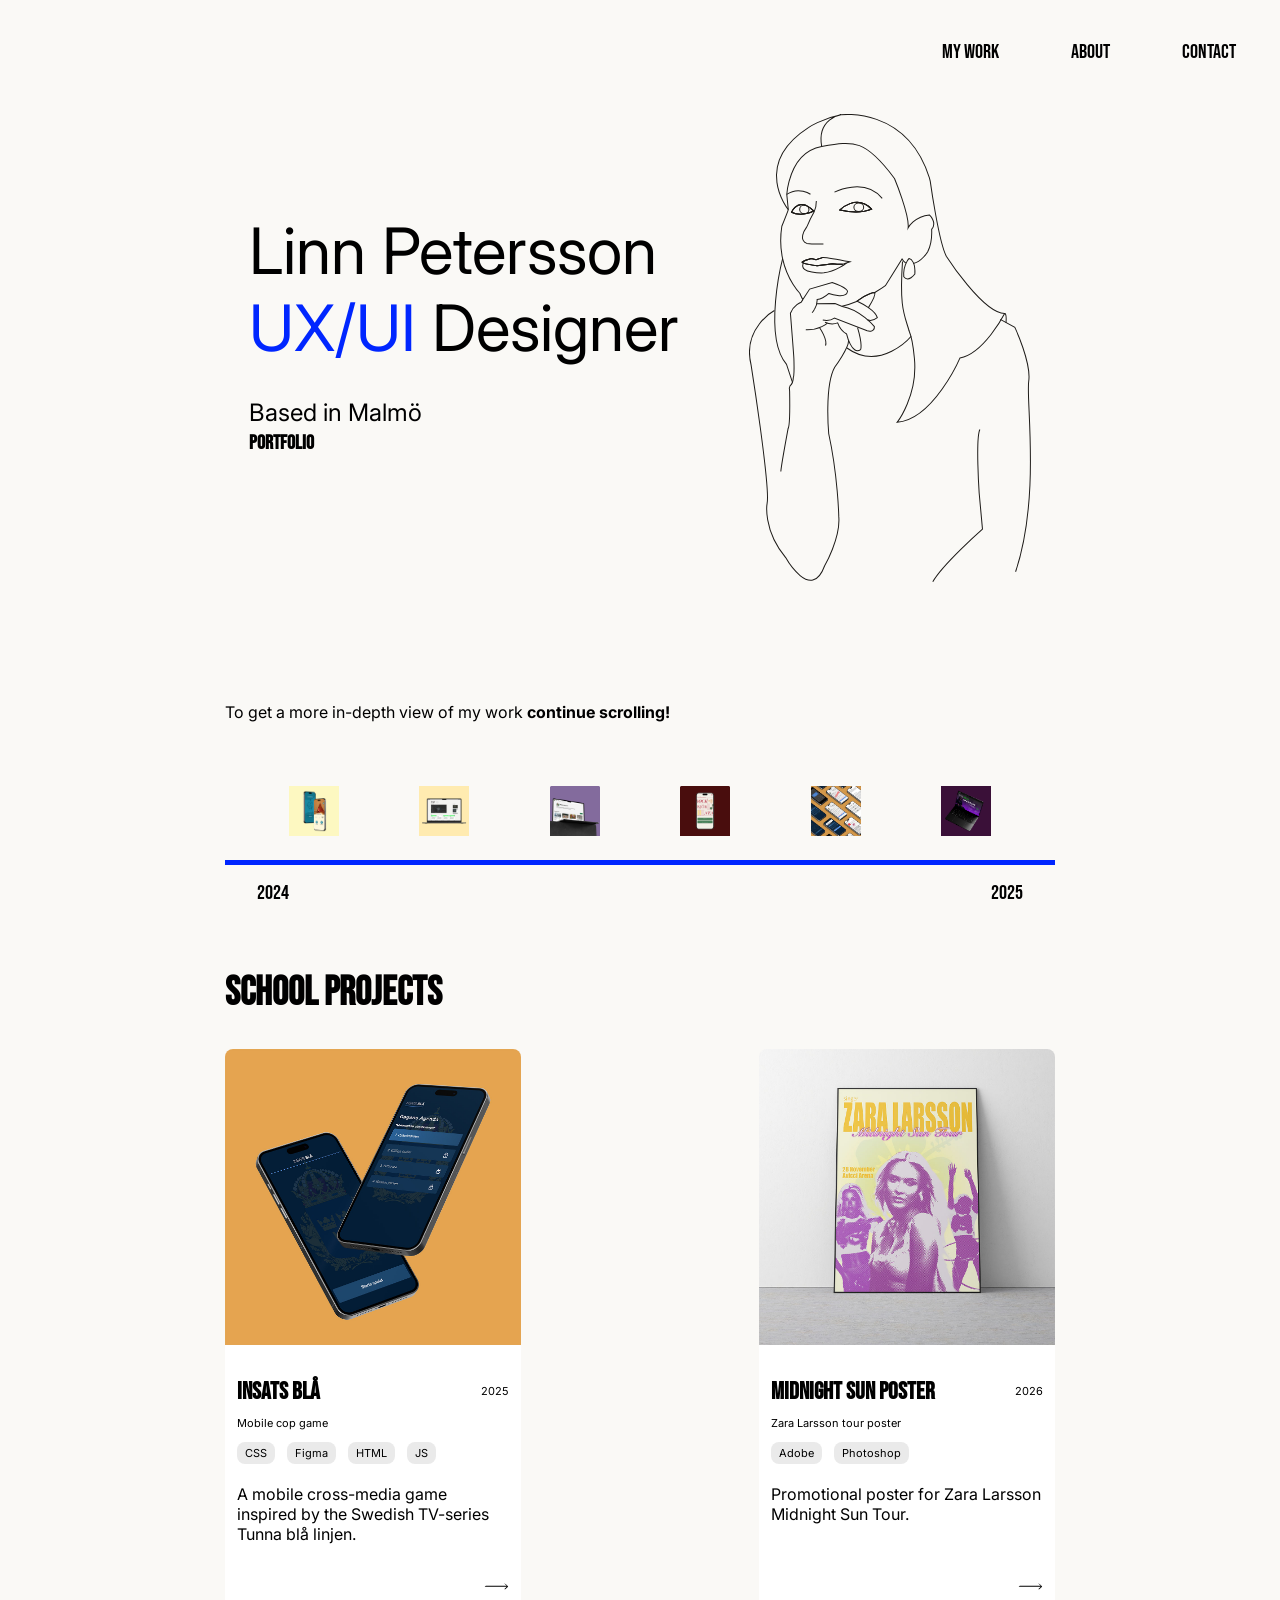
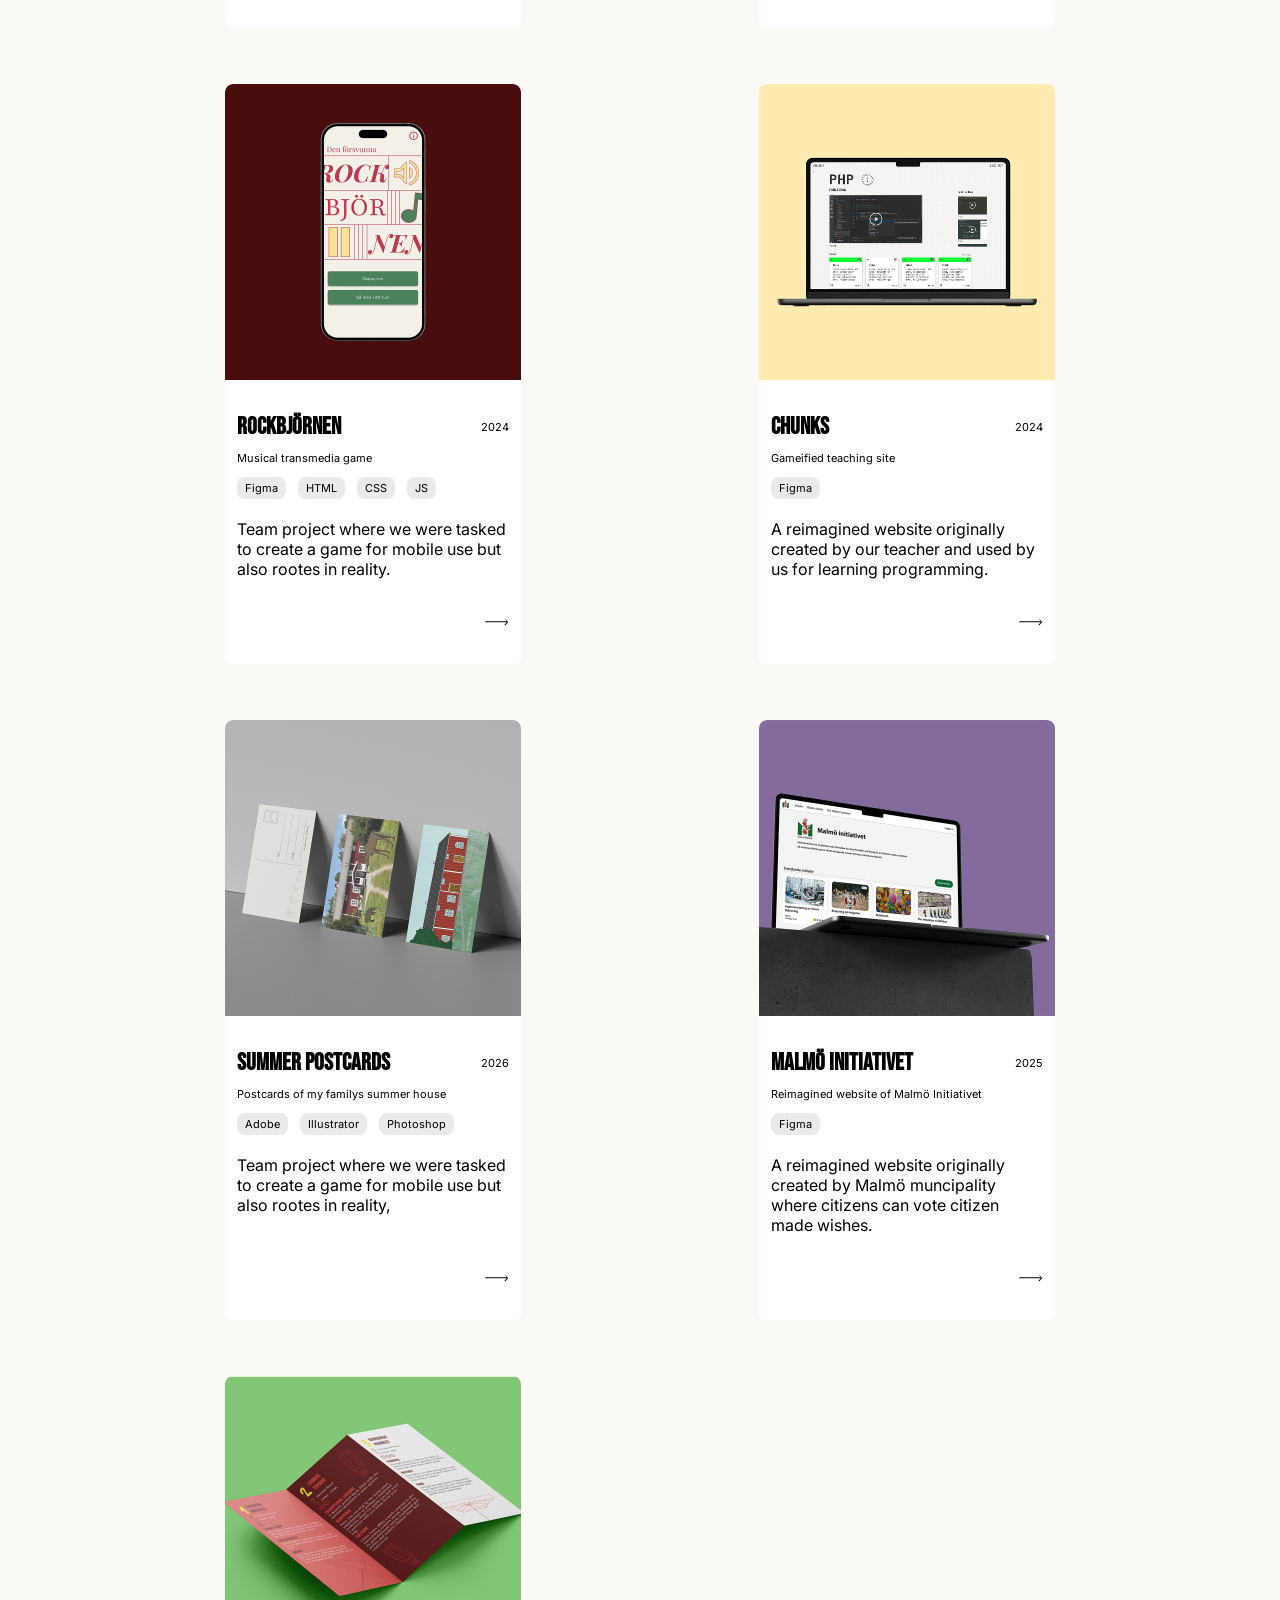
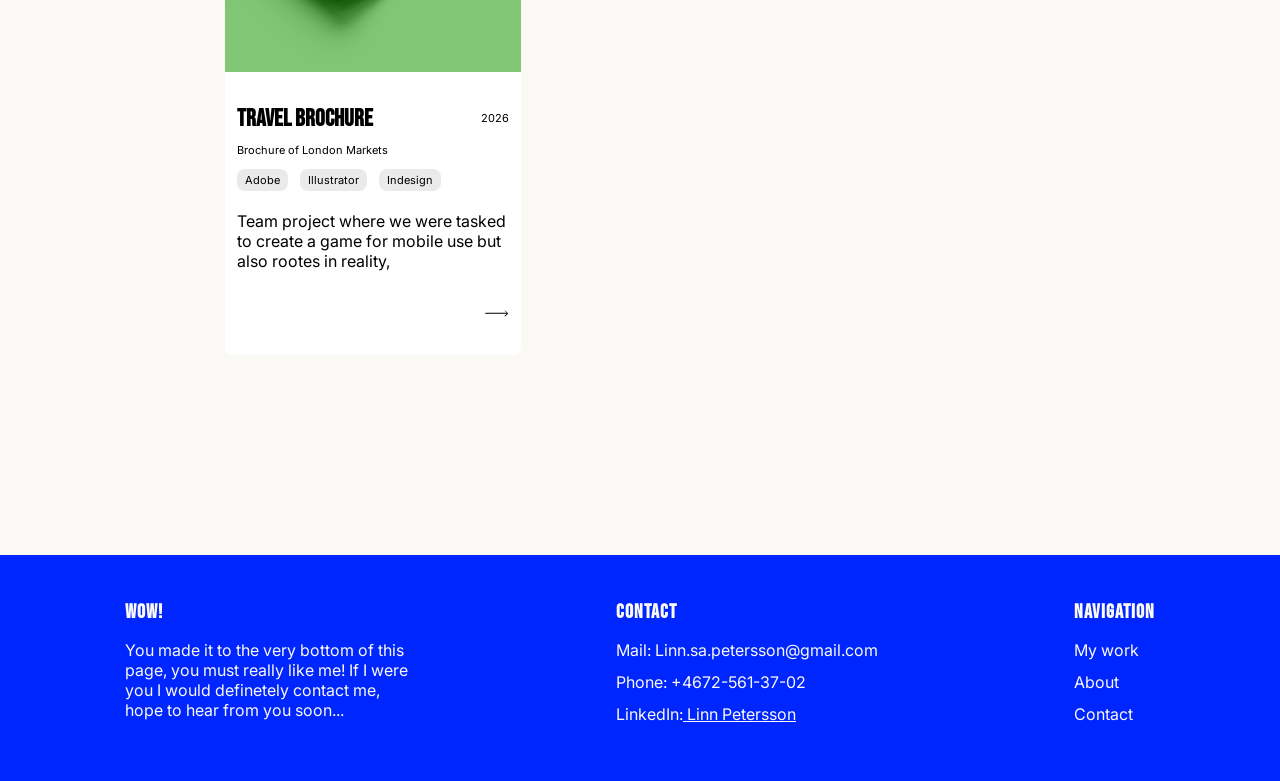
<file: index.html>
<!DOCTYPE html>
<html lang="en">
<head>
  <meta charset="UTF-8">
  <meta name="viewport" content="width=device-width, initial-scale=1.0">
  <link rel="stylesheet" href="index.css">
  <title>Linns Portfolio</title>
</head>
<body>

  <nav>
    <p><a href="index.html">My Work</a></p>
    <p> <a href="about.html">ABOUT</a></p>
    <p> <a href="contact.html">Contact</a></p>
  </nav>

  <header class="firstPageHeader">
    <div>
      <h1 id="first">Linn Petersson</h1>
      <h1><b>UX/UI</b> Designer</h1>
      <h2>Based in Malmö</h2>
      <h3>Portfolio</h3>
    </div>
    <img src="./img/Resurs2.svg" alt="An outlined picture of me" >

  </header>

  <main>
    <div id="timelineContainer">

      <p id="timelineText">To get a more in-depth view of my work <b>continue scrolling!</b></p>
      
      <div id="imgContainer">

        <img src="./img/chick.jpg">
        <img src="./img/PhpMockup.jpg">
        <img src="./img/malmo.jpg">
        <img src="./img/bild.jpg">
        <img src="./img/hui.jpg">
        <img src="./img/hgvjk.jpg">

      </div>

      <div id="timeline"></div>

      <div id="time">

        <p>2024</p>
        <p>2025</p>

      </div>

    </div>
    
    <h3 class="undantagP" id="emmaBaath">School Projects</h3>
    <!-- <h3 class="undantagP" id="hej">Timeline</h3> -->

    <div id="cardContainer"></div>

  <!--

    <div class="card">
      <img src="./img/Mockup.jpg" alt="a mockup picture of my game Insats Blå">
      <div class="cardInfo">

        <div class="cardHeading">

          <h3>Insats Blå</h3>
          <p class="undertext">2024</p>

        </div>

        <p class="undertext">Mobile cop game</p>
        <div class="programs">
          <p class="undertext" >CSS</p>
          <p class="undertext" >Figma</p>
          <p class="undertext">HTML</p>
          <p class="undertext">JS</p>
        </div>
        <p>A mobile cross-media game inspired by the Swedish TV-series Tunna blå linjen</p>

        <div class="arrow">
          <img src="./img/Arrow 2.svg" alt="arrow">
        </div>
  

      </div>

    </div>

      {
    "title": "Beatrank",
    "year": "2024",
    "subtitle": "Spotify inspired data visualisation site",
    "tools": ["Figma"],
    "description": "Website where you can track different DJs through graphs according to their accomplishments.",
    "image": "./img/hgvjk.jpg"
  },

    -->

  </main>

  <footer>
    <div>
      <h4>WOW!</h4>
      <p>You made it to the very bottom of this page,
        you must really like me! If I were you I would
        definetely contact me, hope to hear from you
        soon...</p>
    </div>

    <div>
      <h4>Contact</h4>
      <p>Mail: Linn.sa.petersson@gmail.com</p>
      <p>Phone: +4672-561-37-02</p>
      <p>LinkedIn:<a href="https://www.linkedin.com/in/linn-petersson-7429b9367" target="_blank"> Linn Petersson</a></p>
    </div>
    <div>
      <h4>Navigation</h4>
      <p>My work</p>
      <p>About</p>
      <p>Contact</p>

    </div>

  </footer>

  <script src="index.js"></script>
  
</body>
</html>
</file>
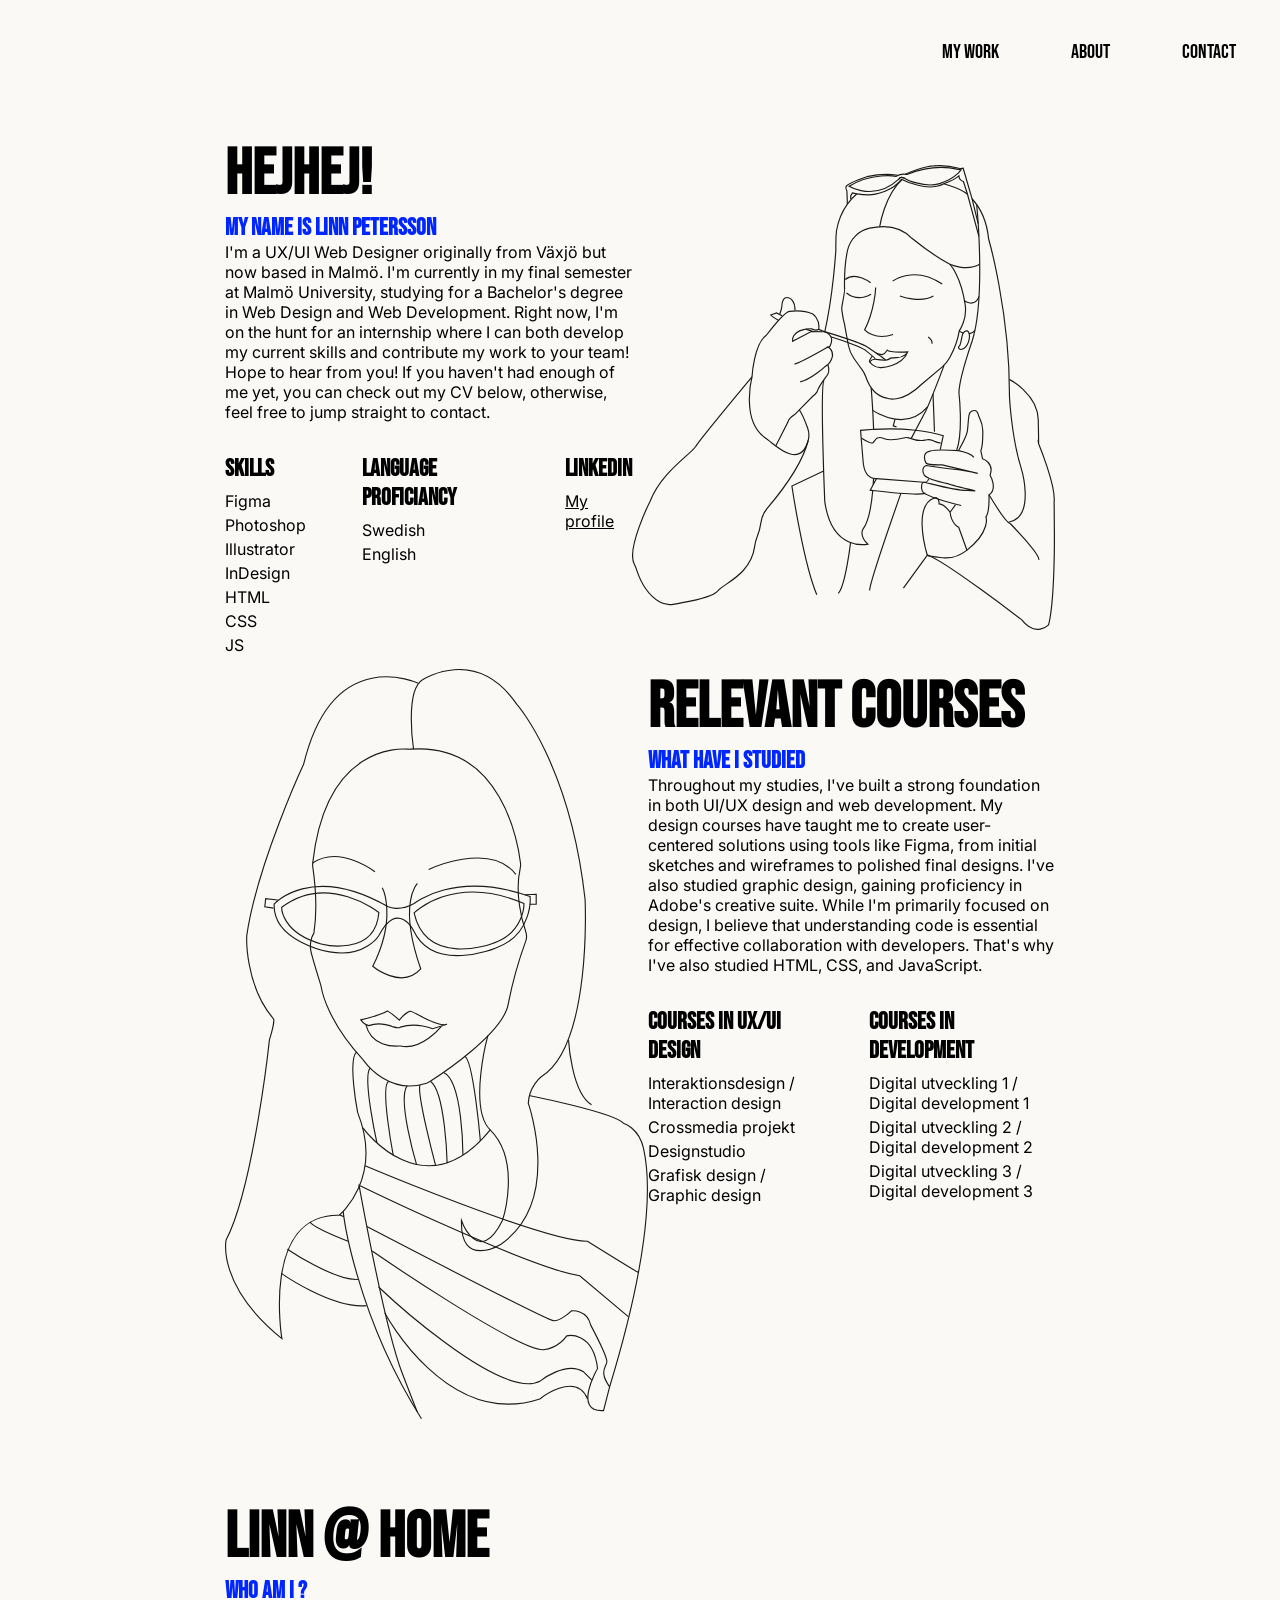
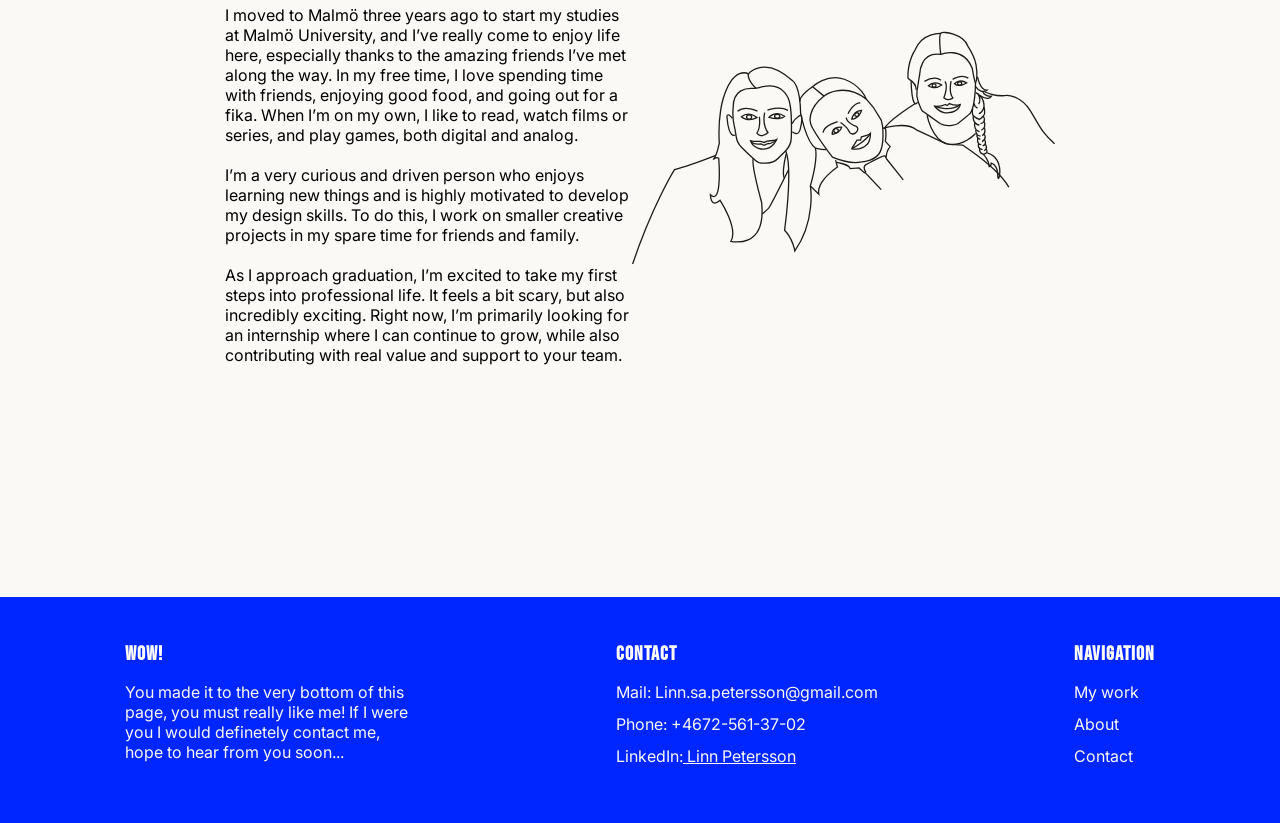
<file: about.html>
<!DOCTYPE html>
<html lang="en">
<head>
  <meta charset="UTF-8">
  <meta name="viewport" content="width=device-width, initial-scale=1.0">
  <link rel="stylesheet" href="index.css">
  <title>About meee!</title>
</head>
<body>

  <nav>
    <p><a href="index.html">My Work</a></p>
    <p> <a href="about.html">ABOUT</a></p>
    <p> <a href="contact.html">Contact</a></p>
  </nav>

  <main class="aboutMeMain">
    <div class="aboutMe">
      <div class="aboutText">
        <h1 class="aboutH1">HejHej!</h1>
        <h2 class="aboutH2"><i>My name is Linn Petersson</i></h2>
        <p class="aboutMeP">I'm a UX/UI Web Designer originally from Växjö but now based in Malmö. I'm currently in my final semester at Malmö University, studying for a Bachelor's degree in Web Design and Web Development. Right now, I'm on the hunt for an internship where I can both develop my current skills and contribute my work to your team! Hope to hear from you! If you haven't had enough of me yet, you can check out my CV below, otherwise, feel free to jump straight to contact.</p>
        <div class="aboutList">
          <div>
            <h2 class="aboutH2">Skills</h2>
            <p>Figma</p>
            <p>Photoshop</p>
            <p>Illustrator</p>
            <p>InDesign</p>
            <p>HTML</p>
            <p>CSS</p>
            <p>JS</p>
          </div>

          <div>
            <h2 class="aboutH2">Language Proficiancy</h2>
            <p>Swedish</p>
            <p>English</p>
          </div>

          <div>
            <h2 class="aboutH2">Linkedin</h2>
            <p><a href="https://www.linkedin.com/in/linn-petersson-7429b9367" target="_blank">My profile</a></p>
          </div>

        </div>
      </div>
      <img src="./img/linnsan.svg" alt="Linn som fikar">
    </div>

    <div class="aboutMe">
      <img src="./img/coolTjej.svg" class="img2" alt="Linn som fikar">
      <div class="aboutText">
        <h1 class="aboutH1">Relevant Courses</h1>
        <h2 class="aboutH2"><i>What have i studied</i></h2>
        <p class="aboutMeP">Throughout my studies, I've built a strong foundation in both UI/UX design and web development. My design courses have taught me to create user-centered solutions using tools like Figma, from initial sketches and wireframes to polished final designs. I've also studied graphic design, gaining proficiency in Adobe's creative suite. While I'm primarily focused on design, I believe that understanding code is essential for effective collaboration with developers. That's why I've also studied HTML, CSS, and JavaScript.</p>
        <div class="aboutList">
          <div>
            <h2 class="aboutH2">Courses in UX/UI design</h2>
            <p>Interaktionsdesign / Interaction design</p>
            <p>Crossmedia projekt</p>
            <p>Designstudio</p>
            <p>Grafisk design / Graphic design</p>
          </div>

          <div>
            <h2 class="aboutH2">Courses in development</h2>
            <p>Digital utveckling 1 / Digital development 1</p>
            <p>Digital utveckling 2 / Digital development 2</p>
            <p>Digital utveckling 3 / Digital development 3</p>
          </div>

        </div>
      </div>
    </div>

    <div class="aboutMe" id="lastAboutMe">
      <div class="aboutText">
        <h1 class="aboutH1">Linn @ home</h1>
        <h2 class="aboutH2"><i>Who am i ?</i></h2>
        <p class="aboutMeP">I moved to Malmö three years ago to start my studies at Malmö University, and I’ve really come to enjoy life here, especially thanks to the amazing friends I’ve met along the way. In my free time, I love spending time with friends, enjoying good food, and going out for a fika. When I’m on my own, I like to read, watch films or series, and play games, both digital and analog.<br><br>

        I’m a very curious and driven person who enjoys learning new things and is highly motivated to develop my design skills. To do this, I work on smaller creative projects in my spare time for friends and family.<br><br>
          
          As I approach graduation, I’m excited to take my first steps into professional life. It feels a bit scary, but also incredibly exciting. Right now, I’m primarily looking for an internship where I can continue to grow, while also contributing with real value and support to your team.</p>
        <div class="aboutList">
          <div>
          </div>
        </div>
      </div>
      <img src="./img/kompisar.svg" class ="kompisarImg" alt="Linn med vänner">
    </div>

  </main>

  <footer>
    <div>
      <h4>WOW!</h4>
      <p>You made it to the very bottom of this page,
        you must really like me! If I were you I would
        definetely contact me, hope to hear from you
        soon...</p>
    </div>

    <div>
      <h4>Contact</h4>
      <p>Mail: Linn.sa.petersson@gmail.com</p>
      <p>Phone: +4672-561-37-02</p>
      <p>LinkedIn:<a href="https://www.linkedin.com/in/linn-petersson-7429b9367" target="_blank"> Linn Petersson</a></p>
    </div>
    <div>
      <h4>Navigation</h4>
      <p>My work</p>
      <p>About</p>
      <p>Contact</p>

    </div>

  </footer>
  
</body>
</html>
</file>
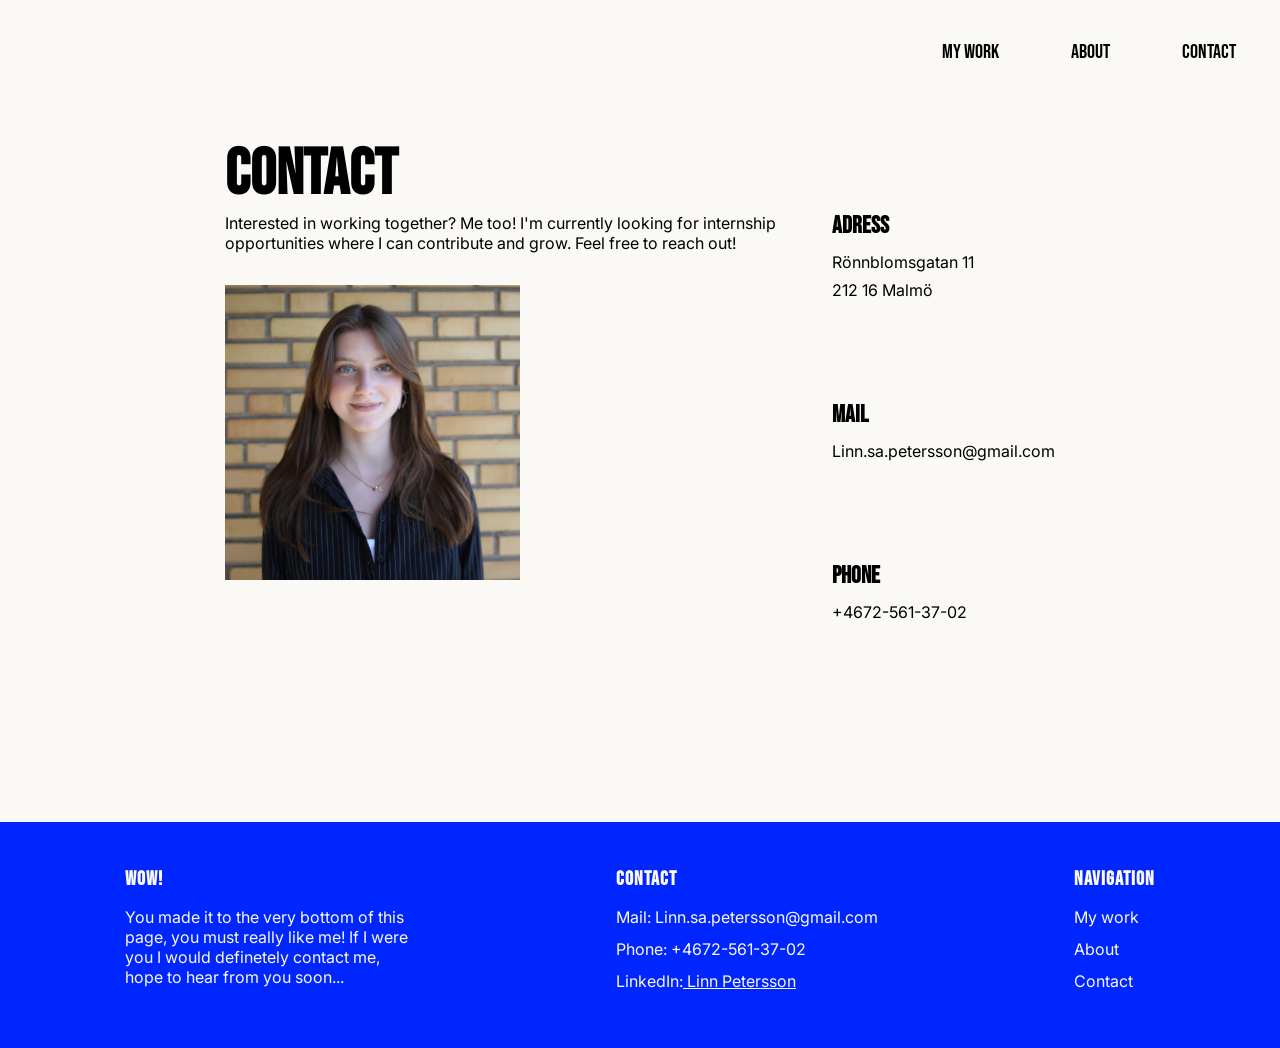
<file: contact.html>
<!DOCTYPE html>
<html lang="en">
<head>
  <meta charset="UTF-8">
  <meta name="viewport" content="width=device-width, initial-scale=1.0">
  <link rel="stylesheet" href="index.css">
  <title>Contact me!</title>
</head>
<body>
  <nav>
    <p><a href="index.html">My Work</a></p>
    <p> <a href="about.html">ABOUT</a></p>
    <p> <a href="contact.html">Contact</a></p>
  </nav>

  <main class="contactMain">

    <div class="contactLeft">

      <h1 class="aboutH1">Contact</h1>
      <p>Interested in working together? Me too! I'm currently looking for internship opportunities where I can contribute and grow. Feel free to reach out!</p>
      <img src="./img/portfolioPic.JPG">

    </div>

    <div class="contactRight">

      <div>
        <h2 class="aboutH2">Adress</h2>
        <p>Rönnblomsgatan 11</p>
        <p>212 16 Malmö</p>
      </div>
      <div>
        <h2 class="aboutH2">Mail</h2>
        <p>Linn.sa.petersson@gmail.com</p>
      </div>
      <div>
        <h2 class="aboutH2">Phone</h2>
        <p>+4672-561-37-02</p>
      </div>

    </div>

  </main>

  <footer>
    <div>
      <h4>WOW!</h4>
      <p>You made it to the very bottom of this page,
        you must really like me! If I were you I would
        definetely contact me, hope to hear from you
        soon...</p>
    </div>

    <div>
      <h4>Contact</h4>
      <p>Mail: Linn.sa.petersson@gmail.com</p>
      <p>Phone: +4672-561-37-02</p>
      <p>LinkedIn:<a href="https://www.linkedin.com/in/linn-petersson-7429b9367" target="_blank"> Linn Petersson</a></p>
    </div>
    <div>
      <h4>Navigation</h4>
      <p>My work</p>
      <p>About</p>
      <p>Contact</p>

    </div>

  </footer>

  
</body>
</html>
</file>
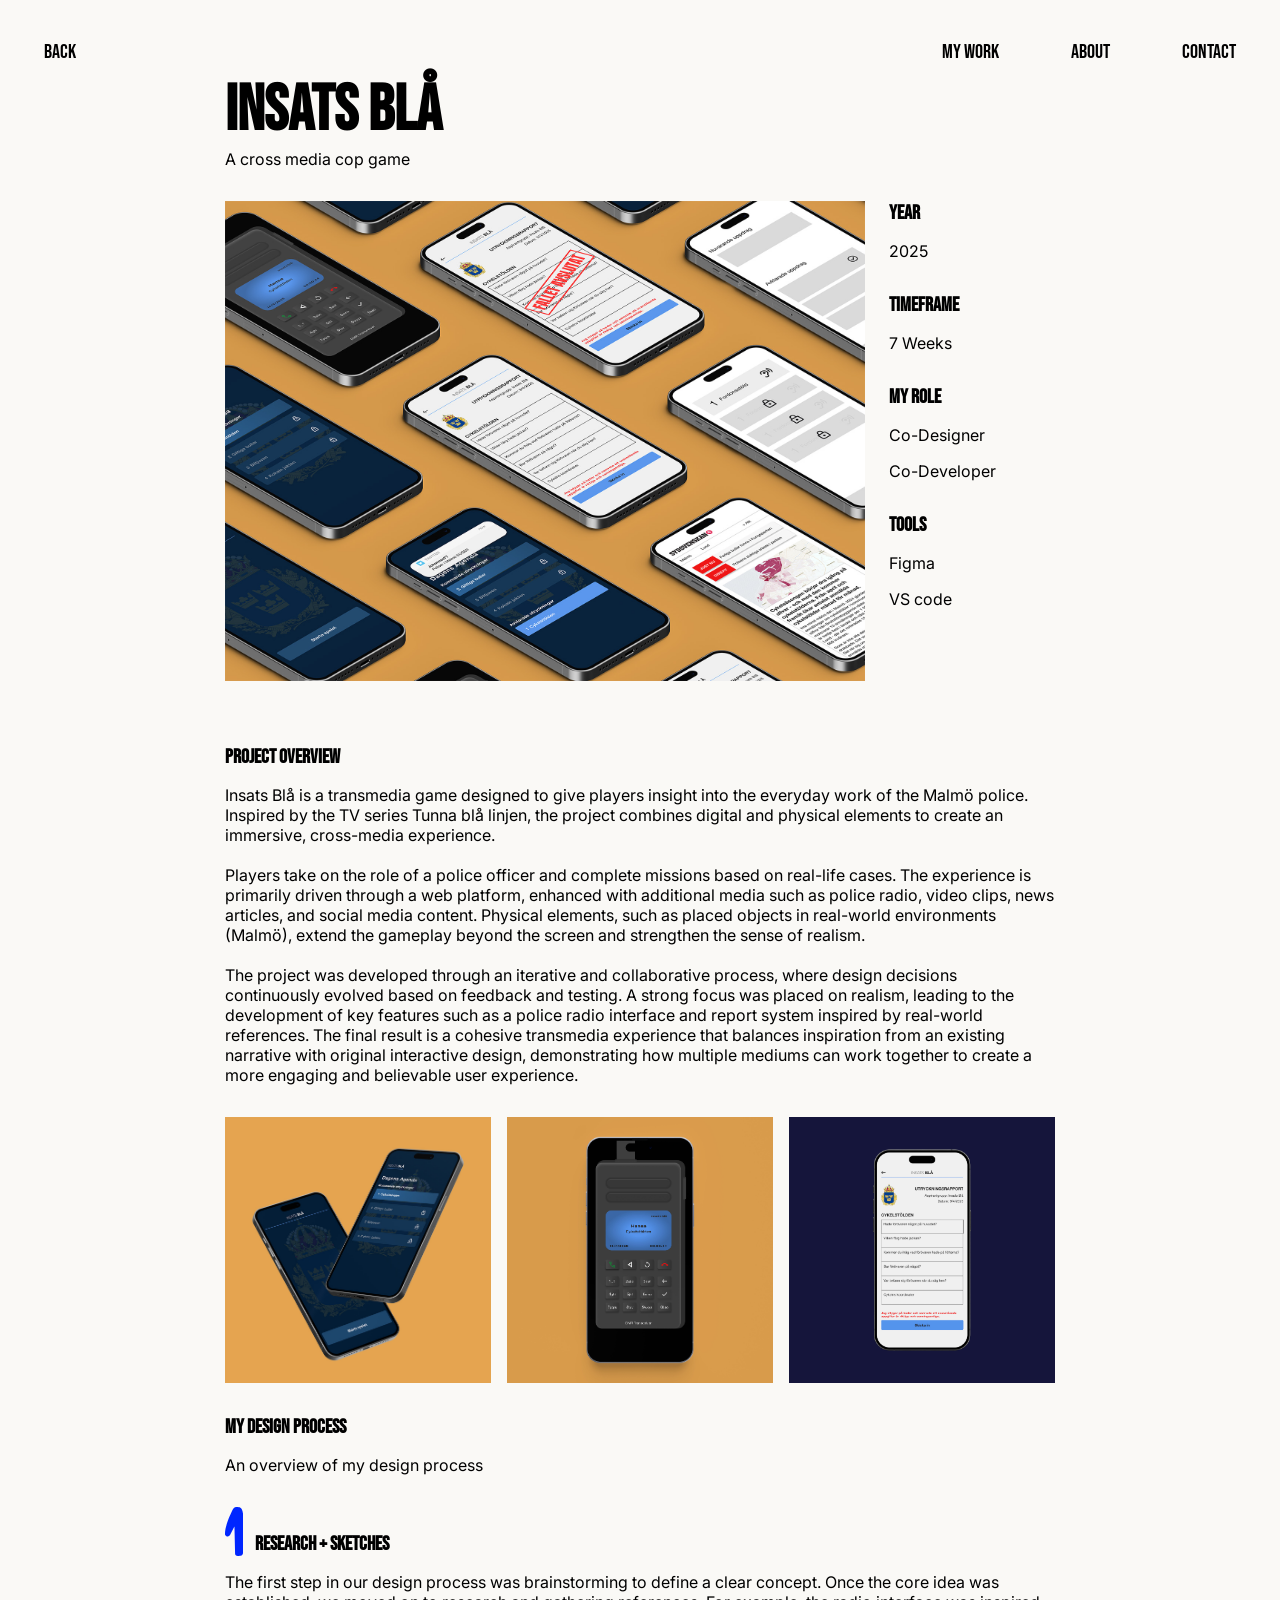
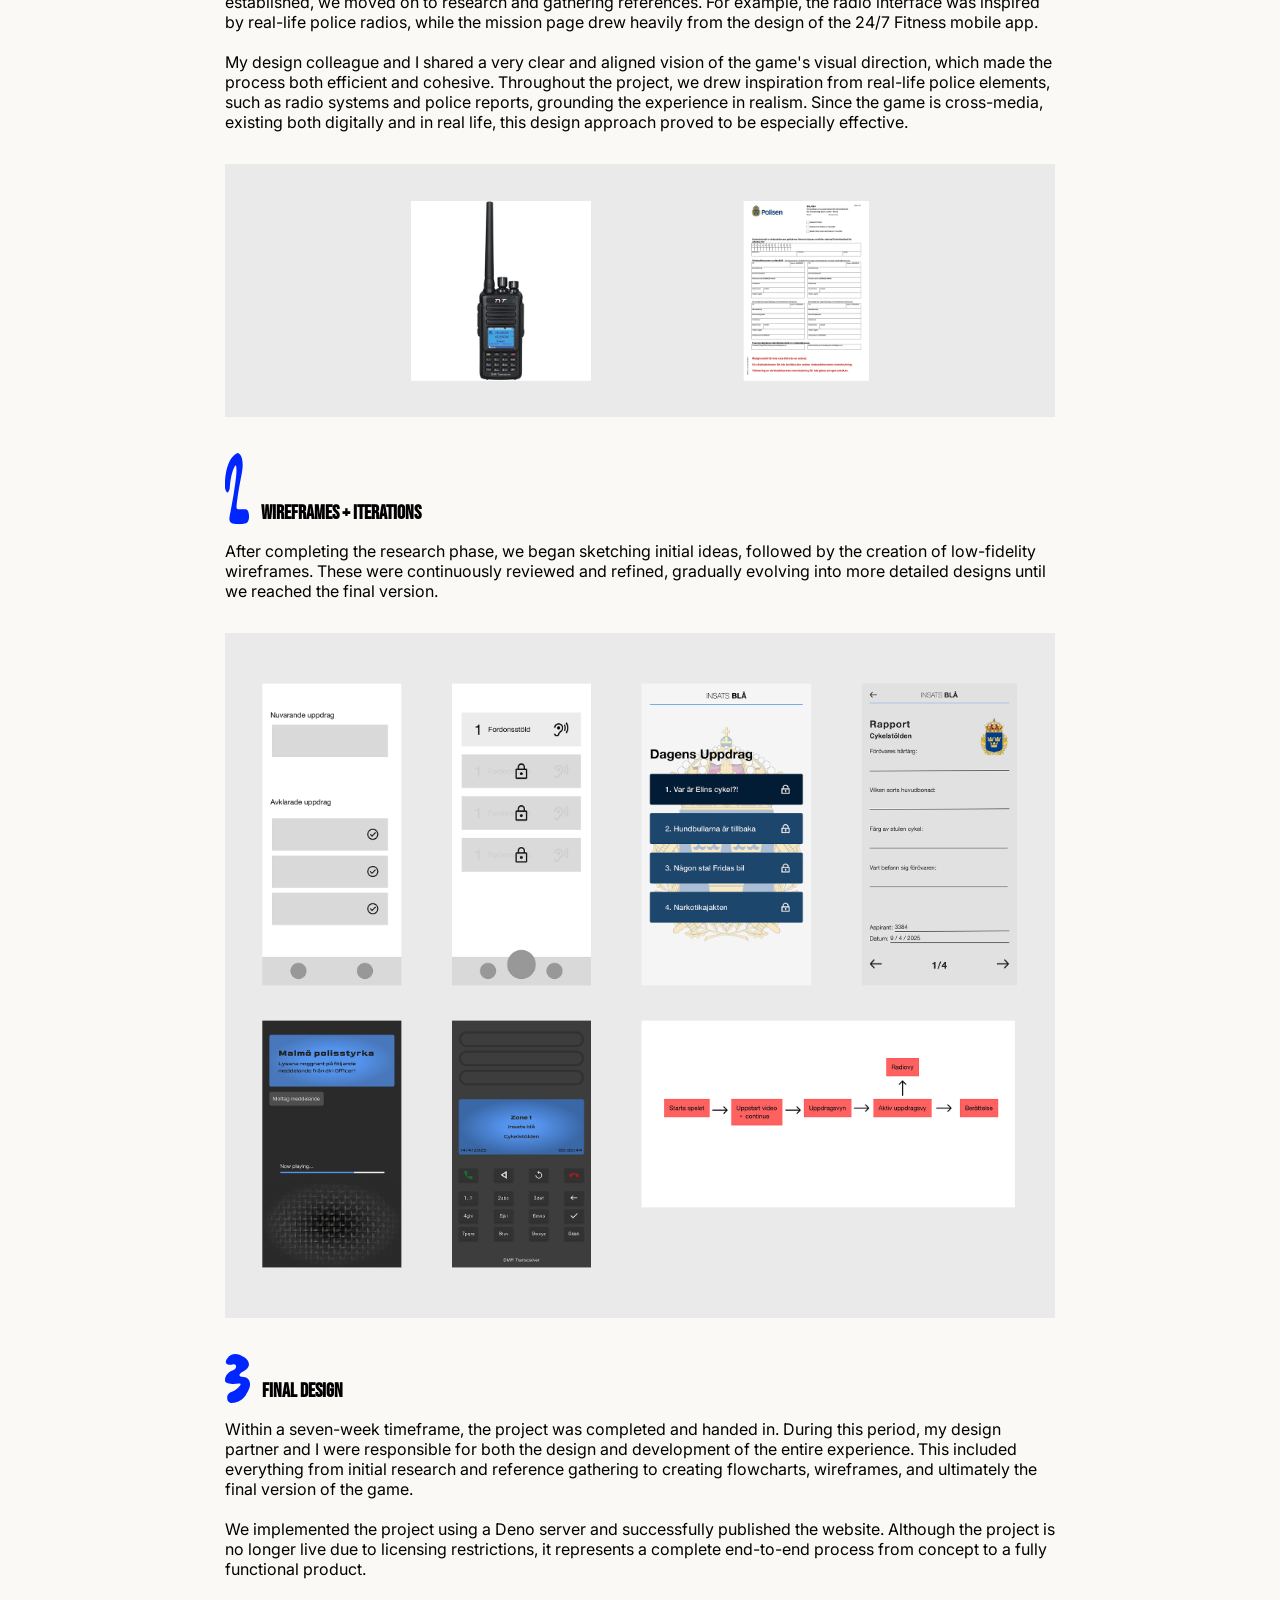
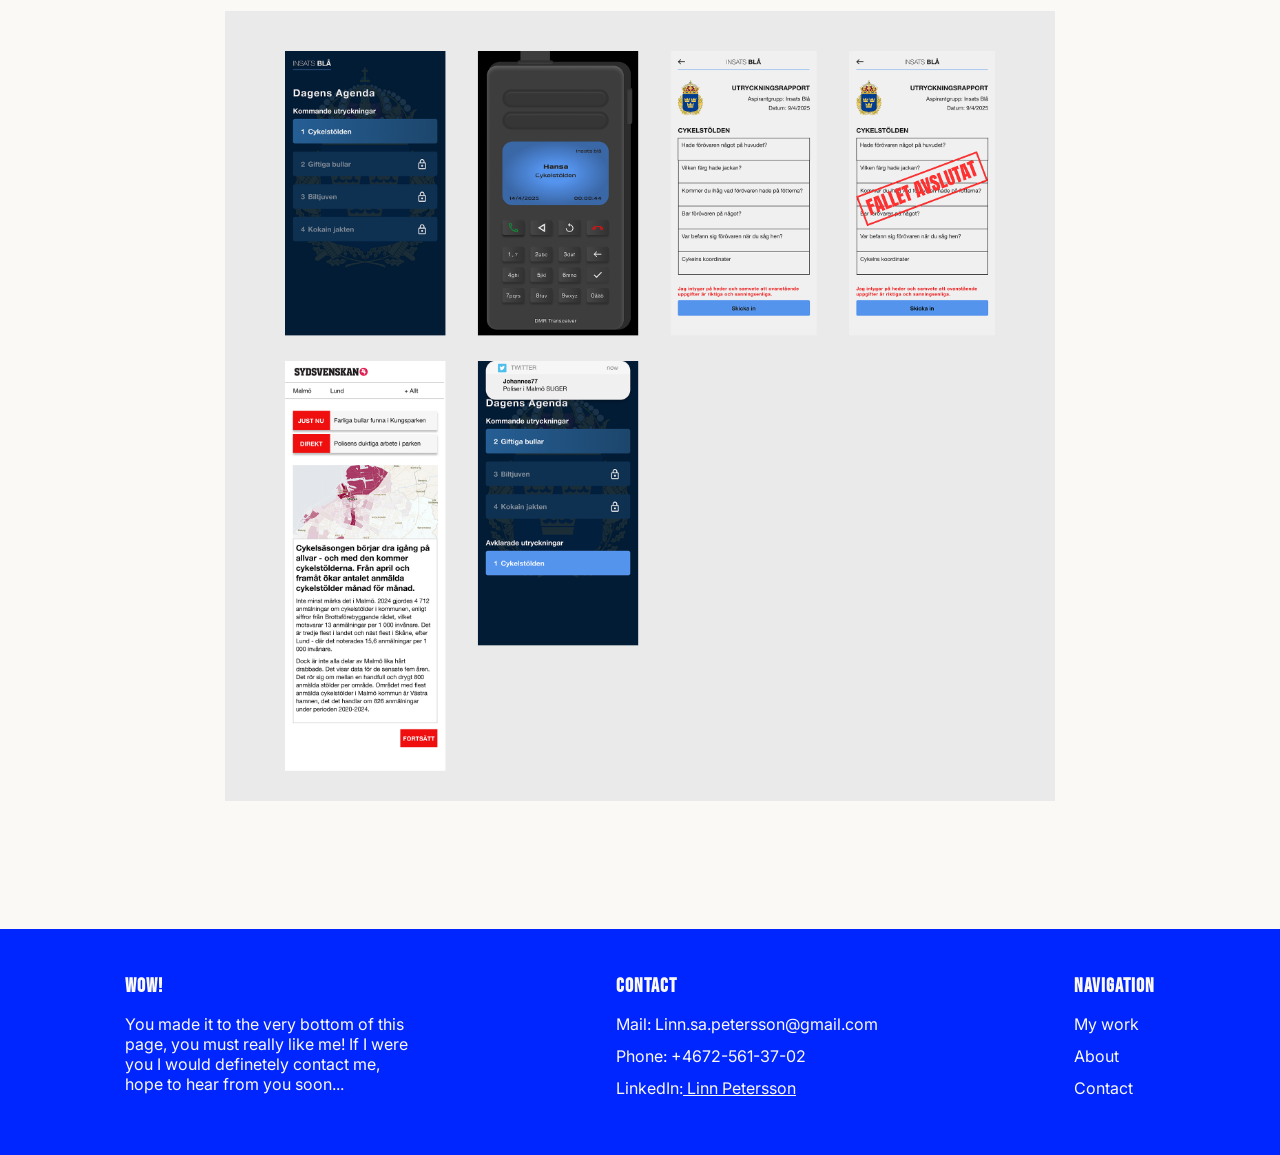
<file: insatsBla.html>
<!DOCTYPE html>
<html lang="en">
<head>
  <meta charset="UTF-8">
  <meta name="viewport" content="width=device-width, initial-scale=1.0">
  <link rel="stylesheet" href="index.css">
  <title>Linns Portfolio</title>
</head>
<body>

  <nav class="cardViewNav">

    <div>
      <p><a href="index.html" onclick="if (history.length > 1) { history.back(); return false; }">Back</a></p>
    </div>
    <div id="lala">
      <p><a href="index.html">My Work</a></p>
      <p> <a href="about.html">ABOUT</a></p>
      <p> <a href="contact.html">Contact</a></p>
   </div>

  </nav>

  <main class="cardViewMain">

    <h1 class="aboutH1">Insats Blå</h1>
    <p class="yolo">A cross media cop game</p>
    <div class="headContainer">
      <img src="./img/hui.jpg">
      <div class="headTextContainer">
        <div class="headInformation">
          <h3>Year</h3>
          <p>2025</p>
        </div>
        <div class="headInformation">
          <h3>Timeframe</h3>
          <p>7 Weeks</p>
        </div>
        <div class="headInformation">
          <h3>My Role</h3>
          <p>Co-Designer</p>
          <p>Co-Developer</p>
        </div>
        <div class="headInformation">
          <h3>Tools</h3>
          <p>Figma</p>
          <p>VS code</p>
        </div>
      </div>
    </div>

    <div class="projectOverview">
      <h3>Project overview</h3>
      <p>Insats Blå is a transmedia game designed to give players insight into the everyday work of the Malmö police. Inspired by the TV series Tunna blå linjen, the project combines digital and physical elements to create an immersive, cross-media experience. <br><br>

      Players take on the role of a police officer and complete missions based on real-life cases. The experience is primarily driven through a web platform, enhanced with additional media such as police radio, video clips, news articles, and social media content. Physical elements, such as placed objects in real-world environments (Malmö), extend the gameplay beyond the screen and strengthen the sense of realism.<br><br>
      
      The project was developed through an iterative and collaborative process, where design decisions continuously evolved based on feedback and testing. A strong focus was placed on realism, leading to the development of key features such as a police radio interface and report system inspired by real-world references.
      The final result is a cohesive transmedia experience that balances inspiration from an existing narrative with original interactive design, demonstrating how multiple mediums can work together to create a more engaging and believable user experience.</p>
      <div class="projectOverviewImg">
        <img src="./img/Mockup.jpg">
        <img src="./img/Mockup1.jpg">
        <img src="./img/rapport.jpg">
      </div>
      <h3>My design process</h3>
      <p>An overview of my design process</p>
    </div>

    <div class="designProcess">

      <div class="designHeader">
        <img src="./img/one.svg">
        <h3>Research + Sketches</h3>
      </div>
      <p>The first step in our design process was brainstorming to define a clear concept. Once the core idea was established, we moved on to research and gathering references. For example, the radio interface was inspired by real-life police radios, while the mission page drew heavily from the design of the 24/7 Fitness mobile app. <br><br>

        My design colleague and I shared a very clear and aligned vision of the game's visual direction, which made the process both efficient and cohesive. Throughout the project, we drew inspiration from real-life police elements, such as radio systems and police reports, grounding the experience in realism. Since the game is cross-media, existing both digitally and in real life, this design approach proved to be especially effective.</p>
        <div class="designImg">

          <img src="./img/insatsBlaSketches.png">

        </div>
        <div class="designHeader">
          <img src="./img/two.svg">
          <h3>Wireframes + Iterations</h3>
        </div>
        <p>After completing the research phase, we began sketching initial ideas, followed by the creation of low-fidelity wireframes. These were continuously reviewed and refined, gradually evolving into more detailed designs until we reached the final version.</p>
          <div class="designImg">
  
            <img src="./img/insatsBlaWireframes.png">
  
          </div>
          <div class="designHeader">
            <img src="./img/three.svg">
            <h3>Final Design</h3>
          </div>
          <p>Within a seven-week timeframe, the project was completed and handed in. During this period, my design partner and I were responsible for both the design and development of the entire experience. This included everything from initial research and reference gathering to creating flowcharts, wireframes, and ultimately the final version of the game.<br><br>

            We implemented the project using a Deno server and successfully published the website. Although the project is no longer live due to licensing restrictions, it represents a complete end-to-end process from concept to a fully functional product.</p>
            <div class="designImg">
    
              <img src="./img/insatsBlaFinal.png">
    
            </div>

    </div>

  </main>


  <footer>
    <div>
      <h4>WOW!</h4>
      <p>You made it to the very bottom of this page,
        you must really like me! If I were you I would
        definetely contact me, hope to hear from you
        soon...</p>
    </div>

    <div>
      <h4>Contact</h4>
      <p>Mail: Linn.sa.petersson@gmail.com</p>
      <p>Phone: +4672-561-37-02</p>
      <p>LinkedIn:<a href="https://www.linkedin.com/in/linn-petersson-7429b9367" target="_blank"> Linn Petersson</a></p>
    </div>
    <div>
      <h4>Navigation</h4>
      <p>My work</p>
      <p>About</p>
      <p>Contact</p>

    </div>

  </footer>
  
</body>
</html>
</file>
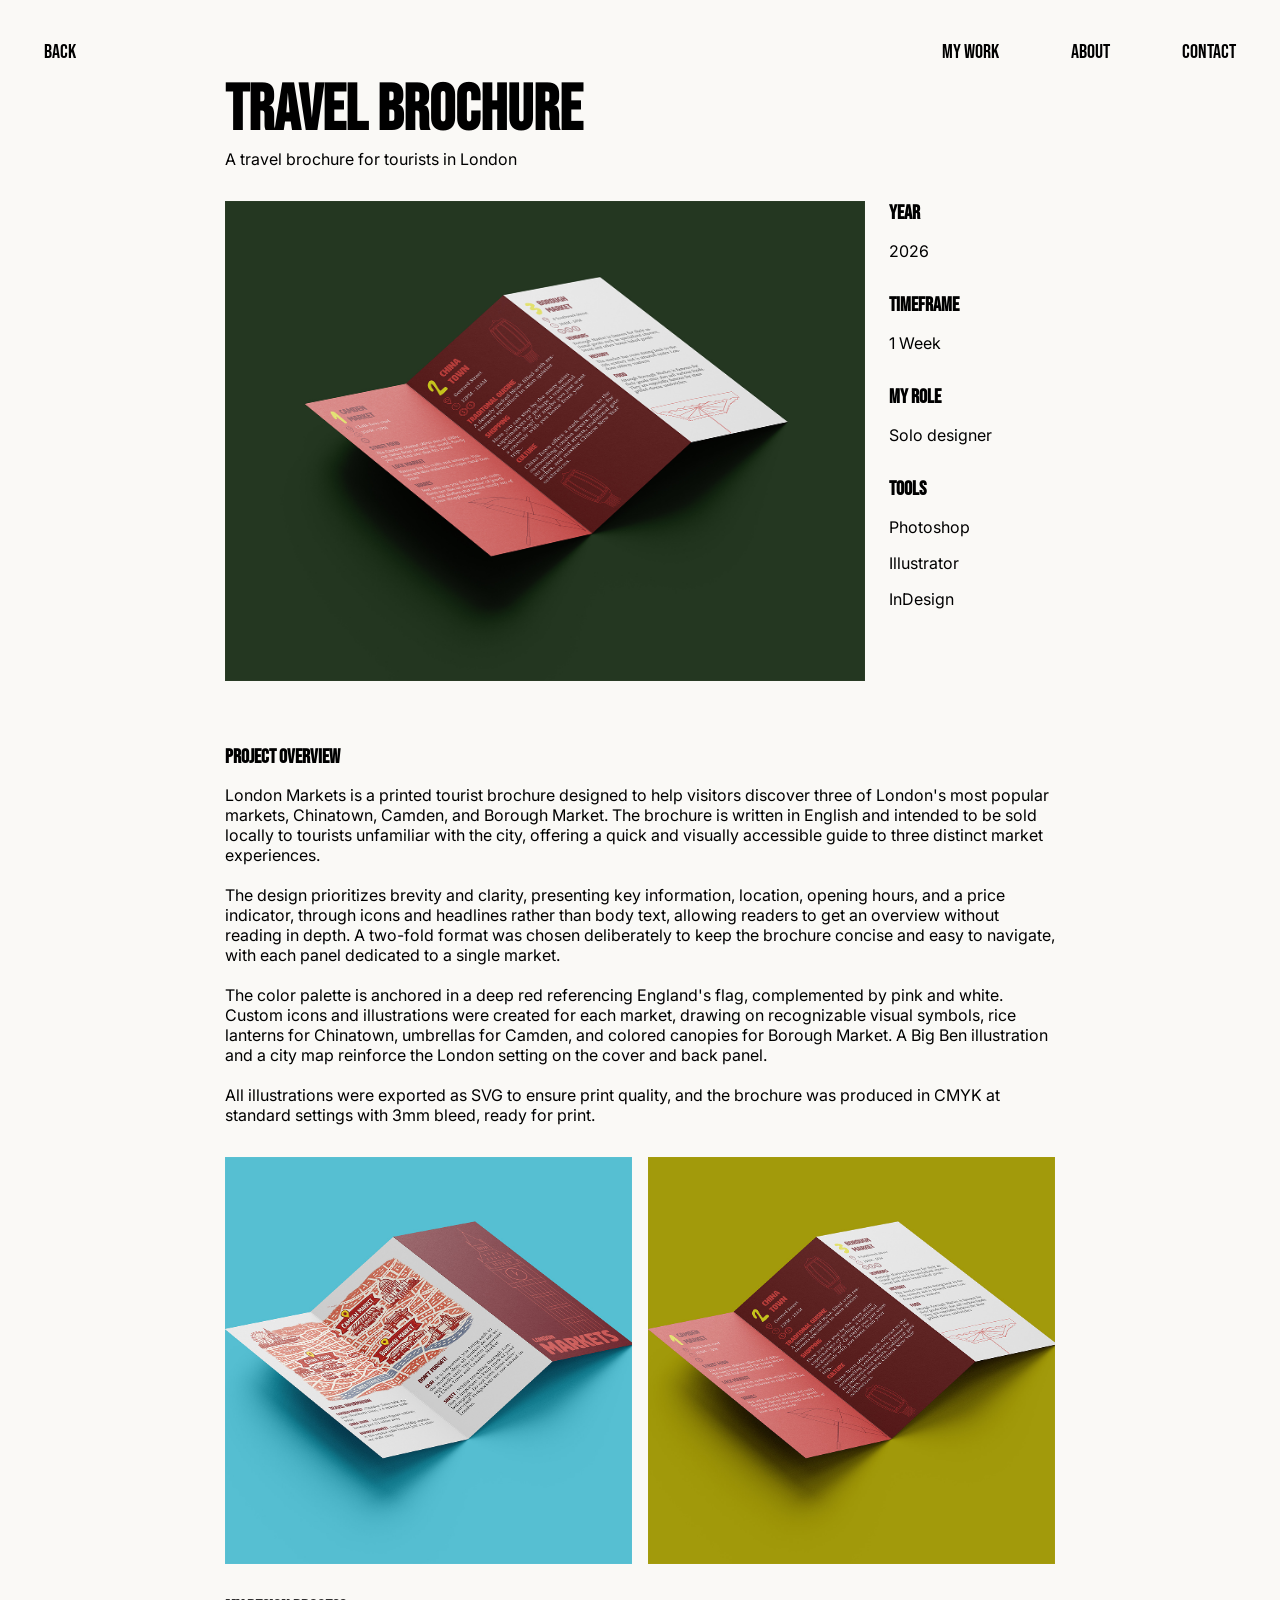
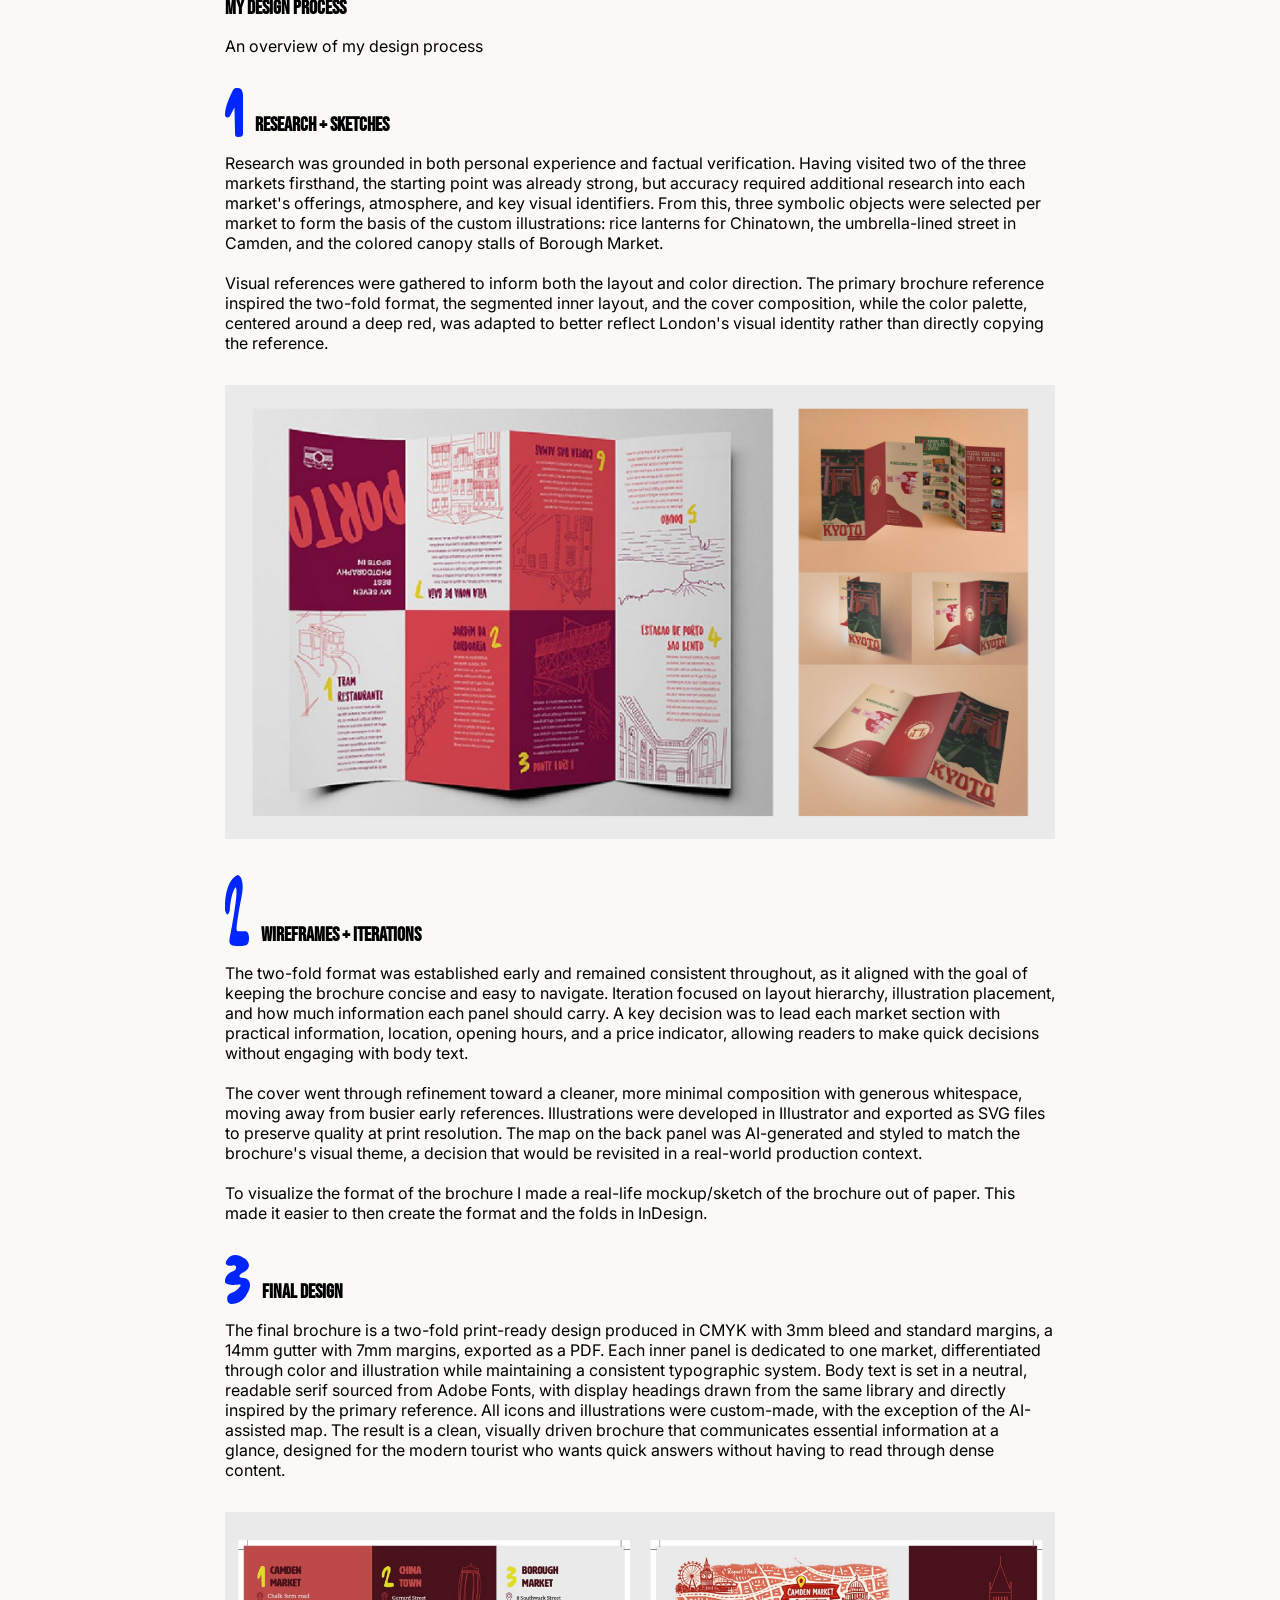
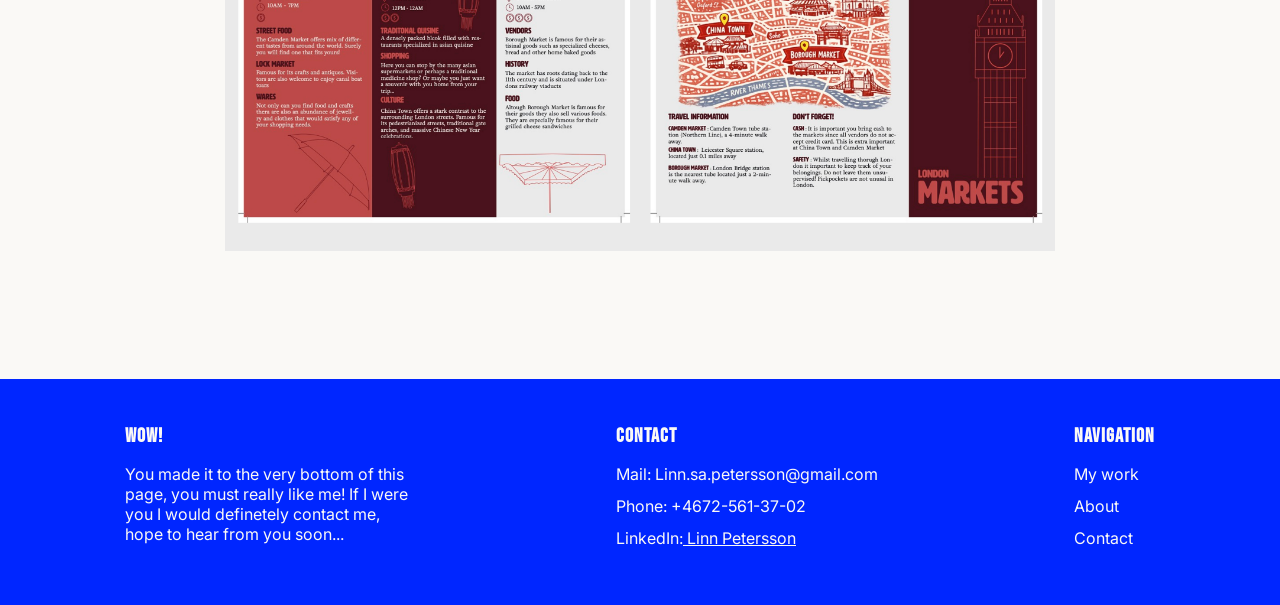
<file: travel.html>
<!DOCTYPE html>
<html lang="en">
<head>
  <meta charset="UTF-8">
  <meta name="viewport" content="width=device-width, initial-scale=1.0">
  <link rel="stylesheet" href="index.css">
  <title>Linns Portfolio</title>
</head>
<body>

  <nav class="cardViewNav">

    <div>
      <p><a href="index.html" onclick="if (history.length > 1) { history.back(); return false; }">Back</a></p>
    </div>
    <div id="lala">
      <p><a href="index.html">My Work</a></p>
      <p> <a href="about.html">ABOUT</a></p>
      <p> <a href="contact.html">Contact</a></p>
   </div>

  </nav>

  <main class="cardViewMain">

    <h1 class="aboutH1">Travel Brochure</h1>
    <p class="yolo">A travel brochure for tourists in London</p>
    <div class="headContainer">
      <img src="./img/Trifold_Flyer_Mockup2.jpg">
      <div class="headTextContainer">
        <div class="headInformation">
          <h3>Year</h3>
          <p>2026</p>
        </div>
        <div class="headInformation">
          <h3>Timeframe</h3>
          <p>1 Week</p>
        </div>
        <div class="headInformation">
          <h3>My Role</h3>
          <p>Solo designer</p>
        </div>
        <div class="headInformation">
          <h3>Tools</h3>
          <p>Photoshop</p>
          <p>Illustrator</p>
          <p>InDesign</p>
        </div>
      </div>
    </div>

    <div class="projectOverview">
      <h3>Project overview</h3>
      <p>London Markets is a printed tourist brochure designed to help visitors discover three of London's most popular markets, Chinatown, Camden, and Borough Market. The brochure is written in English and intended to be sold locally to tourists unfamiliar with the city, offering a quick and visually accessible guide to three distinct market experiences.<br><br>
        The design prioritizes brevity and clarity, presenting key information, location, opening hours, and a price indicator, through icons and headlines rather than body text, allowing readers to get an overview without reading in depth. A two-fold format was chosen deliberately to keep the brochure concise and easy to navigate, with each panel dedicated to a single market.<br><br>
        The color palette is anchored in a deep red referencing England's flag, complemented by pink and white. Custom icons and illustrations were created for each market, drawing on recognizable visual symbols, rice lanterns for Chinatown, umbrellas for Camden, and colored canopies for Borough Market. A Big Ben illustration and a city map reinforce the London setting on the cover and back panel.<br><br>
        All illustrations were exported as SVG to ensure print quality, and the brochure was produced in CMYK at standard settings with 3mm bleed, ready for print.</p>
      <div class="projectOverviewImg">
        <img src="./img/brochureBack.jpg">
        <img src="./img/mockupBrochure.jpg">
      </div>
      <h3>My design process</h3>
      <p>An overview of my design process</p>
    </div>

    <div class="designProcess">

      <div class="designHeader">
        <img src="./img/one.svg">
        <h3>Research + Sketches</h3>
      </div>
      <p>Research was grounded in both personal experience and factual verification. Having visited two of the three markets firsthand, the starting point was already strong, but accuracy required additional research into each market's offerings, atmosphere, and key visual identifiers. From this, three symbolic objects were selected per market to form the basis of the custom illustrations: rice lanterns for Chinatown, the umbrella-lined street in Camden, and the colored canopy stalls of Borough Market.<br><br>
        Visual references were gathered to inform both the layout and color direction. The primary brochure reference inspired the two-fold format, the segmented inner layout, and the cover composition, while the color palette, centered around a deep red, was adapted to better reflect London's visual identity rather than directly copying the reference.
      
      </p>
        <div class="designImg">

          <img src="./img/sketchesBrochure.jpg">

        </div>
        <div class="designHeader">
          <img src="./img/two.svg">
          <h3>Wireframes + Iterations</h3>
        </div>
        <p>The two-fold format was established early and remained consistent throughout, as it aligned with the goal of keeping the brochure concise and easy to navigate. Iteration focused on layout hierarchy, illustration placement, and how much information each panel should carry. A key decision was to lead each market section with practical information, location, opening hours, and a price indicator, allowing readers to make quick decisions without engaging with body text.<br><br>
          The cover went through refinement toward a cleaner, more minimal composition with generous whitespace, moving away from busier early references. Illustrations were developed in Illustrator and exported as SVG files to preserve quality at print resolution. The map on the back panel was AI-generated and styled to match the brochure's visual theme, a decision that would be revisited in a real-world production context.<br><br>
          To visualize the format of the brochure I made a real-life mockup/sketch of the brochure out of paper. This made it easier to then create the format and the folds in InDesign.
        </p>
          <div class="designImg">
  
          </div>
          <div class="designHeader">
            <img src="./img/three.svg">
            <h3>Final Design</h3>
          </div>
          <p>The final brochure is a two-fold print-ready design produced in CMYK with 3mm bleed and standard margins, a 14mm gutter with 7mm margins, exported as a PDF. Each inner panel is dedicated to one market, differentiated through color and illustration while maintaining a consistent typographic system. Body text is set in a neutral, readable serif sourced from Adobe Fonts, with display headings drawn from the same library and directly inspired by the primary reference.
            All icons and illustrations were custom-made, with the exception of the AI-assisted map. The result is a clean, visually driven brochure that communicates essential information at a glance, designed for the modern tourist who wants quick answers without having to read through dense content.</p>
            <div class="designImg">
    
              <img src="./img/finalBrochure.jpg">
    
            </div>

    </div>

  </main>


  <footer>
    <div>
      <h4>WOW!</h4>
      <p>You made it to the very bottom of this page,
        you must really like me! If I were you I would
        definetely contact me, hope to hear from you
        soon...</p>
    </div>

    <div>
      <h4>Contact</h4>
      <p>Mail: Linn.sa.petersson@gmail.com</p>
      <p>Phone: +4672-561-37-02</p>
      <p>LinkedIn:<a href="https://www.linkedin.com/in/linn-petersson-7429b9367" target="_blank"> Linn Petersson</a></p>
    </div>
    <div>
      <h4>Navigation</h4>
      <p>My work</p>
      <p>About</p>
      <p>Contact</p>

    </div>

  </footer>
  
</body>
</html>
</file>
<file: index.css>
*{
  margin:0px;
  padding:0px;
}

@font-face {
  font-family: "Bebas";
  src:
    local("BebasNeue"),
    url("./fonts/BebasNeue-Regular.ttf")
}
@font-face {
  font-family: "Inter";
  src: url("./fonts/Inter-VariableFont_opsz,wght.ttf") format("truetype");
  font-weight: 100 900;
  font-style: normal;
}


body{
  background-color:#FAF9F6;
}

p{
  font-family: "Inter", sans-serif;
}

nav{
  display: flex;
  justify-content:end;
  gap: 24px;
  margin-top:32px;
  margin-right:20px;
}

nav p {
  padding: 8px 12px;
  font-family:"Bebas";
  font-size:20px;
}

header{
  display:flex;
  justify-content: center;;

}

header h2{
  margin-top:32px;
  font-family:"Inter";
  font-weight:400;
}

header h3{
  margin-top:4px;
}

header h1{
  font-size: 64px;
  font-family:"inter";
  font-weight:400;
}

b{
  color:#0026FF;
  font-weight:400;
}

i{
  color:#0026FF;
  font-style:normal;
}

#first{
  margin-top:140px;

}

header img{
  width: 282.62px;
  margin-left:70px;
  margin-top: 42px;
}

main{
  padding: 0px 225px 0px 225px;
  margin-bottom:100px;
  max-width:1300px;
  margin:auto;
}

.undantagP{
  font-size:40px;
  max-width: 1028px;
  margin: auto;
  margin-top:64px;
}

#hej{
  font-size:32px;
  margin-top:16px;
}

H3{
  font-family:"Bebas";
  font-size:20px;
}

p{
  font-family: "Inter";
}

.card{
  width: 296px;
  margin-top: 32px;

  display: flex;
  flex-direction: column;

}

.card img{
  width:296px;
  border-radius: 8px 8px 0px 0px;
  height:296px;
  object-fit: cover; 
}

.card h3{
  font-size:24px;
}

.cardInfo{
  padding: 32px 12px 14px 12px;
  background-color: #FFFFFF;
  border-radius: 0px 0px 8px 8px;

  display: flex;
  flex-direction: column;
  flex: 1;
}

.margin{
  margin-bottom:39px;
}

.cardHeading{
  display:flex;
  align-items:center;
  justify-content:space-between;
  margin-bottom:10px;
}

.undertext{
  font-size:11px;
}

card p{
  font-size:12px;
}

.programs{
  display:flex;
  gap:12px;
  margin-top:12px;
  margin-bottom:20px;
}

.programs p{
  background-color: #EAEAEA;
  padding:4px 8px;
  border-radius:8px;
}

.arrow img{
  width:25px;
  height:100%;
}

.arrow{
  margin-top: auto;
  display: flex;
  justify-content: end;
  margin-bottom: 24px;
}

#cardContainer{
  display:flex;
  flex-wrap:wrap;
  justify-content:space-between;
  gap:24px;
  max-width: 1028px;
  margin: auto;

  margin-bottom:200px;
}

h4{
  font-family:"Bebas";
  font-size:20px;
  color:#FAF9F6;
  letter-spacing: 1px;
  margin-bottom:16px;
}

footer{
  display:flex;
  justify-content: space-between;
  padding: 45px 125px 45px 125px;
  background-color:#0026FF;
}

footer p{
  max-width:295px;
  color:#FAF9F6;
  margin-bottom:12px;
}

.aboutMe img{
  width:422.94px;
}

.aboutMe{
  display:flex;
  flex-direction:row;
  justify-content:space-between;
  margin-top:10px;
}

.aboutList{
  display:flex;
  gap:56px;
}

.aboutList p {
  margin-bottom: 4px;
}

.aboutList h2 {
  margin-bottom: 8px;
}

.aboutMeP{
  margin-bottom:32px;
}

.aboutMe p{
  max-width:950px;
}

.aboutH2{
  font-family:"Bebas";
  font-size:24px;
}

.aboutH1{
  font-family:"Bebas";
  font-size: 64px;
}

.img2{
  width:301px;
}

.contactLeft img{
  max-width:295px;
}

.contactMain{
  display:flex;
  justify-content:space-between;
  margin-top:64px;
}

.aboutMeMain{
  margin-top:64px;
}

.contactRight h2{
  margin-bottom: 12px;
}

.contactRight p {
  margin-bottom: 8px;
}

.contactRight div{
  margin-bottom:100px;
}

.contactRight{
  margin-top:75px;
}

.kompisarImg{
}

#lastAboutMe{
  margin-bottom:200px;
  margin-top:80px;
}

nav a {
  color:black;
  text-decoration:none;
  padding: 8px 12px 8px 12px;
}

nav a:hover{
  background-color:#0026FF;
  color:white;
}

#timelineContainer{
  max-width:1028px;
  margin:auto;
  margin-top:120px;
}

#timeline{
  height:5px;
  background-color: #0026FF;
  margin-top: 24px;
}

#imgContainer{
  display:flex;
  justify-content: space-between;
  padding: 0px 64px 0px 64px;
}

#imgContainer img{
  width: 50px;

  transform-origin: bottom center; 
  transition: transform 0.3s ease;
}

#imgContainer img:hover {
  transform: scale(4); /* 50px → ~150px */
  z-index: 10;
}

#timelineText b{
  color:black;
  font-weight:bold;
}

d{
  font-style:italic;
}

#timelineText{
  margin-bottom:64px;
}

#time{
  display:flex;
  justify-content: space-between;
  margin-top:16px;
  padding: 0px 32px 0px 32px;
}

#time p{
  font-family: "bebas";
  font-size: 20px;
}

.cardViewNav{
  display:flex;
  justify-content: space-between;
  margin-left:20px;
}

#lala{
  display:flex;
  flex-direction:row;
  gap:24px;
}

.headContainer{
  display:flex;
  gap:24px;
  margin-bottom:64px;
}

.headContainer img{
  width:50vw;
}

.headTextContainer{
  display:flex;
  flex-direction: column;
  gap:32px;
}

.headInformation p{
  margin-top:16px;
}

.yolo{
  margin-bottom:32px;
}

.projectOverview h3{
  margin-bottom:16px;
}

.projectOverview img{
  max-width:414px;
}

.projectOverviewImg{
  display:flex;
  justify-content: space-between;
  margin: 32px 0px 32px 0px;
  gap:16px;
}

.designHeader{
  display:flex;
  gap:12px;
  align-items:end;
  margin-top: 32px;
  margin-bottom:16px;
}

.designImg img{
  width:100%;
  margin-top:32px;
}

.designProcess{
  margin-bottom:124px;
}

.card {
  text-decoration: none;  
  color: inherit;           
    transition: transform 0.3s ease, box-shadow 0.3s ease;
}

.card:hover {
  transform: translateY(-8px) scale(1.00);
  box-shadow: rgba(0, 0, 0, 0.15) 4px 4px 10px;
}

.zaraPoster{
  max-width:400px;
}

.aboutMe a{
  color: inherit;
}

.aboutMe a:hover{
  color:#0026FF;
}

footer a{
  color:inherit;
}

footer a:hover{
  color:black;
}

.contactLeft{
  max-width:700px;
}
.contactLeft p{
  margin-bottom:32px;
}

.contactMain{
  margin-bottom:100px;
}

@media (max-width: 1200px){
  .contactMain{
    padding: 0px 100px;
  }
}

@media (max-width: 1100px){

  main{
    padding: 0px 200px;

  }

  #cardContainer{
    justify-content: center;
  }

  #imgContainer{
    justify-content: center;
    gap: 32px;
  }

  #time{
    gap: 32px;
  }

  nav{
    display:flex;
    justify-content:center;
  }
  #timelineContainer{
    margin:auto;
  }

}

@media (max-width: 1050px){
  main{
  padding:150px;
}

  #emmaBaath{
  display:flex;
  justify-content:center;
}

  .aboutMeMain{
    padding: 0px 100px;
  }
}

@media (max-width: 870px){
  main{
    padding:16px;
  }

  #emmaBaath{
    display:flex;
    justify-content:center;
  }

  .contactMain{
    display:flex;
    flex-direction:column;
    align-items:center;
  }

  .contactLeft{
    max-width:340px;
    margin-top:32px;
  }

  }

  @media (max-width: 980px){

    .aboutMe{
      display:flex;
      flex-direction: column;
      justify-content:center;
    }

    .aboutMe:nth-child(2){
      flex-direction: column-reverse;
    }

    footer{
      padding:16px;
    }


  }

  @media (max-width: 938px){
    main{
    padding:50px;
  }

  .aboutMeMain img{
    align-self:center;
  }
  
    }

    @media (max-width: 700px){
      footer{
        display:flex;
        flex-direction:column;
        align-items:center;
      }

      footer div{
        min-width:296px;
      }
    
    }


@media (max-width: 630px){
  .firstPageHeader{
    display:flex;
    flex-direction:column;
    align-items:center;

  }
  .firstPageHeader img{
    margin-left:0px;

  }
        .headContainer{
        display:flex;
        flex-direction:column;
      }
    
      .headTextContainer{
        flex-direction:row;
      }

      .headContainer img{
        min-width:300px;
        align-self:center;
      }

      .cardViewMain{
        display:flex;
        flex-direction:column;
        justify-content:center;
        align-items:center;
        padding:32px;
      }

}

@media (max-width: 580px) {
  #imgContainer img:nth-child(n+4) {
    display: none;
  }
  .more {
    display: inline-block;
    font-weight: bold;
    font-size: 16px;
    color: #0026FF;
  }

  .firstPageHeader div:first-child{
    margin-left:16px;
  }

  nav{
    margin-left:0px;
    margin-right:0px;
  }

  .aboutMeMain{
    padding:0px 32px;
  }

  .contactMain{
    padding:0px 32px;
  }

  .aboutMeMain img{
    width:300px;
  }

  .projectOverviewImg{
    display:flex;
    flex-direction:column;
  }

  .cardViewNav{
    margin:0px;
    gap:0px;
  }

  .aboutList{
    gap:16px;
  }

}

.projectOverviewImg {
  display: grid; /* grid istället för flex */
  grid-template-columns: repeat(auto-fit, minmax(250px, 1fr));
  gap: 16px;
  margin: 32px 0;
}

.projectOverviewImg img {
  width: 100%; /* fyller sin grid-cell */
  height: auto; /* behåller proportioner */
  object-fit: cover;
}
</file>
